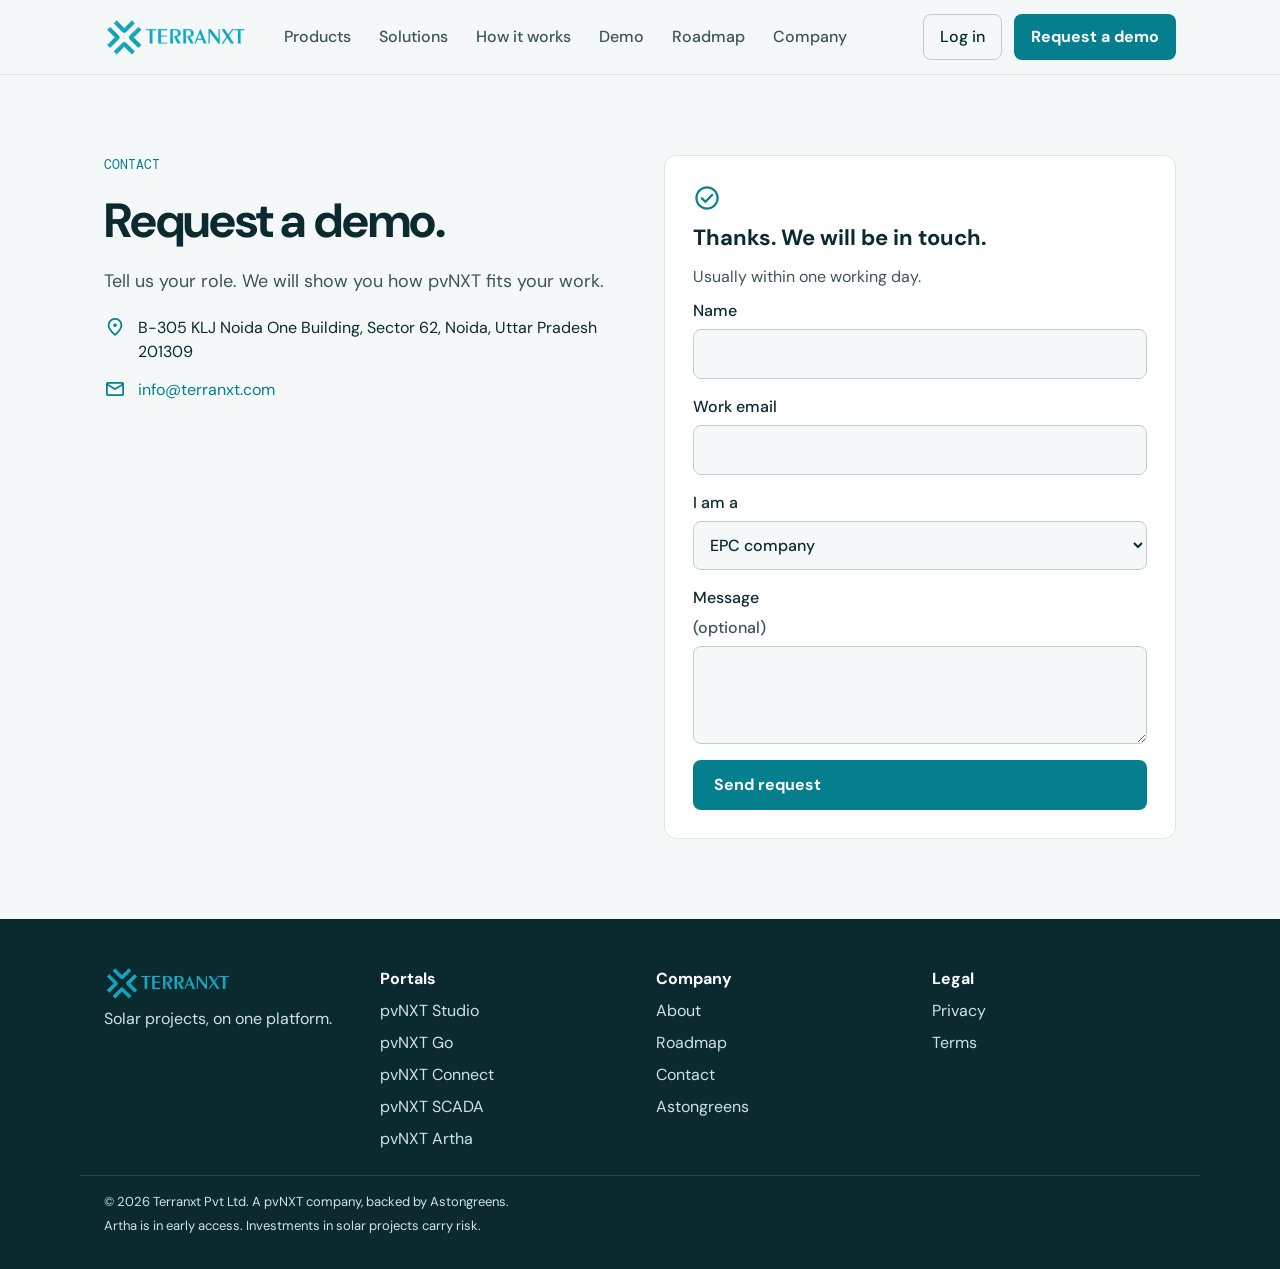
<file: contact.html>
<!DOCTYPE html>
<html lang="en">
<head>
<meta charset="utf-8">
<meta name="viewport" content="width=device-width, initial-scale=1">
<title>Contact — Request a demo | Terranxt</title>
<meta name="description" content="Request a pvNXT demo. Tell us your role and we will show you how it fits your work.">
<meta name="theme-color" content="#069fb1">
<link rel="preconnect" href="https://fonts.googleapis.com">
<link href="https://fonts.googleapis.com/css2?family=DM+Sans:wght@400;500;700&family=DM+Mono:wght@400;500&family=Material+Symbols+Outlined:opsz,wght@20..48,300..500&display=swap" rel="stylesheet">
<link rel="stylesheet" href="css/styles.css">
</head>
<body data-page="contact">
<div id="site-header"></div>
<main>

<section class="container section two-col">
  <div class="stack-20"><div class="eyebrow">CONTACT</div><h1>Request a demo.</h1>
  <p class="lead">Tell us your role. We will show you how pvNXT fits your work.</p>
  <div class="stack-14">
    <div class="row top"><span class="ms accent">location_on</span>B-305 KLJ Noida One Building, Sector 62, Noida, Uttar Pradesh 201309</div>
    <div class="row top"><span class="ms accent">mail</span><a href="mailto:info@terranxt.com">info@terranxt.com</a></div>
  </div></div>
  <div class="card form-card">
    <div id="form-done" hidden class="stack-12"><span class="ms big">check_circle</span><h2 class="h-xs">Thanks. We will be in touch.</h2><span class="muted">Usually within one working day.</span></div>
    <form id="demo-form" class="stack-16">
      <label>Name<input name="name" type="text" required></label>
      <label>Work email<input name="email" type="email" required></label>
      <label>I am a<select name="role"><option>EPC company</option><option>Installer</option><option>Homeowner</option><option>O&amp;M team</option><option>Investor</option><option>Other</option></select></label>
      <label>Message <span class="muted">(optional)</span><textarea name="message" rows="3"></textarea></label>
      <button class="btn btn-primary" type="submit">Send request</button>
    </form>
  </div>
</section>
</main>
<div id="site-footer"></div>
<script src="js/data.js"></script>
<script src="js/main.js"></script>
</body>
</html>
</file>
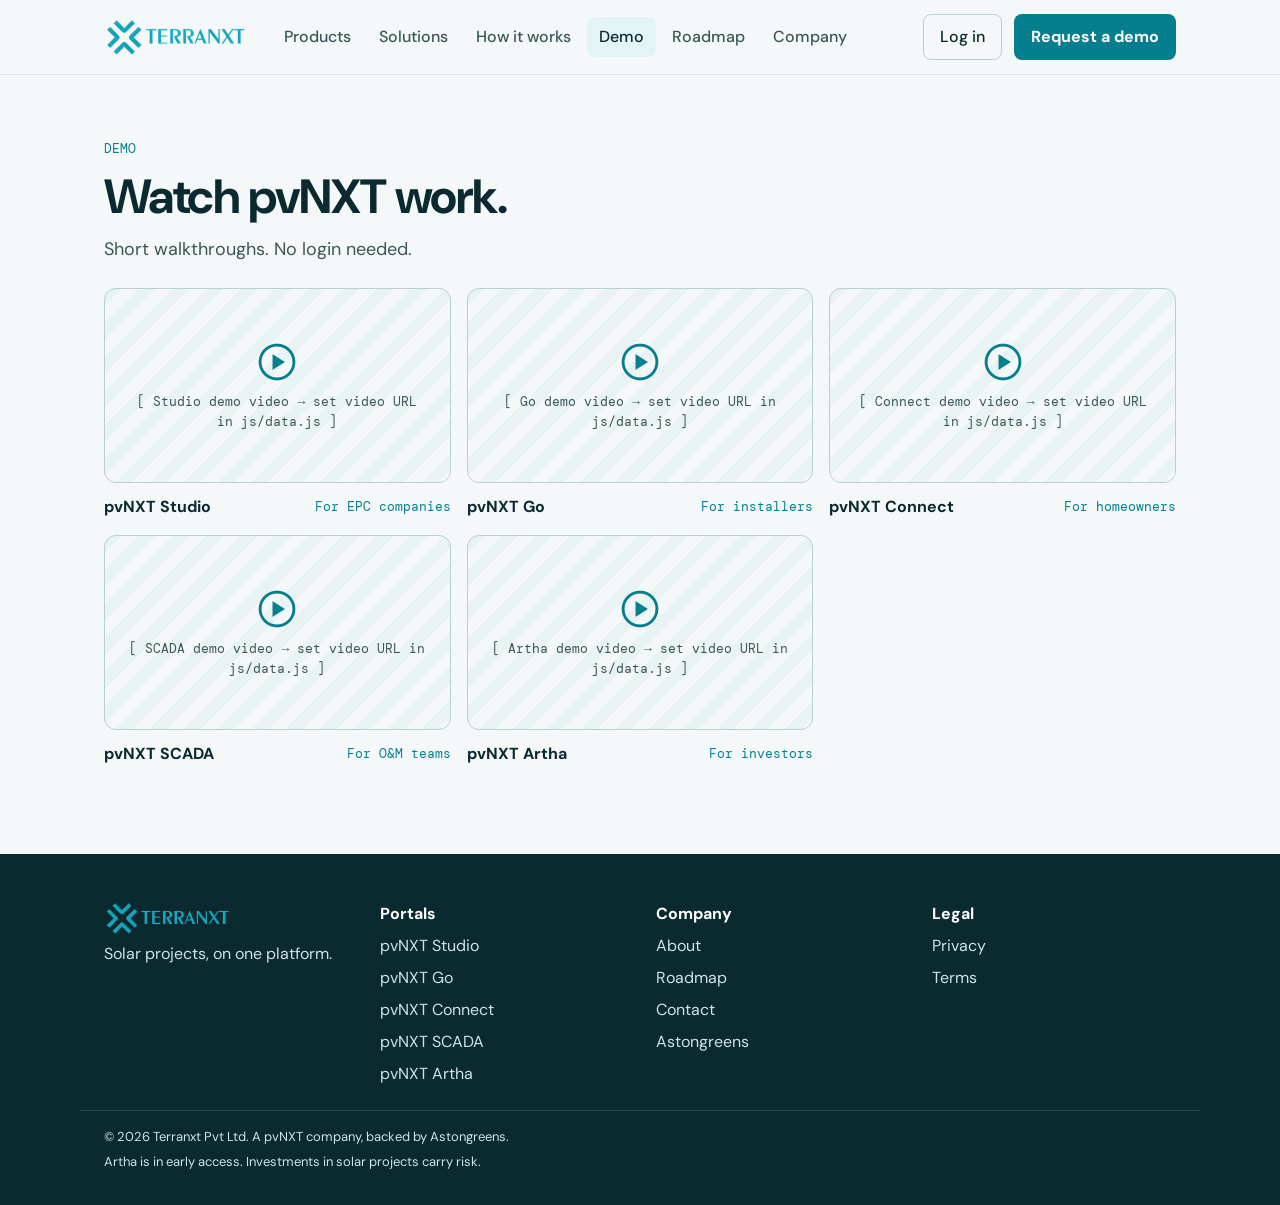
<file: demo.html>
<!DOCTYPE html>
<html lang="en">
<head>
<meta charset="utf-8">
<meta name="viewport" content="width=device-width, initial-scale=1">
<title>Demo — pvNXT | Terranxt</title>
<meta name="description" content="Short walkthrough videos of every pvNXT portal.">
<meta name="theme-color" content="#069fb1">
<link rel="preconnect" href="https://fonts.googleapis.com">
<link href="https://fonts.googleapis.com/css2?family=DM+Sans:wght@400;500;700&family=DM+Mono:wght@400;500&family=Material+Symbols+Outlined:opsz,wght@20..48,300..500&display=swap" rel="stylesheet">
<link rel="stylesheet" href="css/styles.css">
</head>
<body data-page="demo">
<div id="site-header"></div>
<main>
<section class="container page-head"><div class="eyebrow">DEMO</div><h1>Watch pvNXT work.</h1><p class="lead">Short walkthroughs. No login needed.</p></section>
<section class="container grid grid-320 pb" data-render="demo"></section>
</main>
<div id="site-footer"></div>
<script src="js/data.js"></script>
<script src="js/main.js"></script>
</body>
</html>
</file>
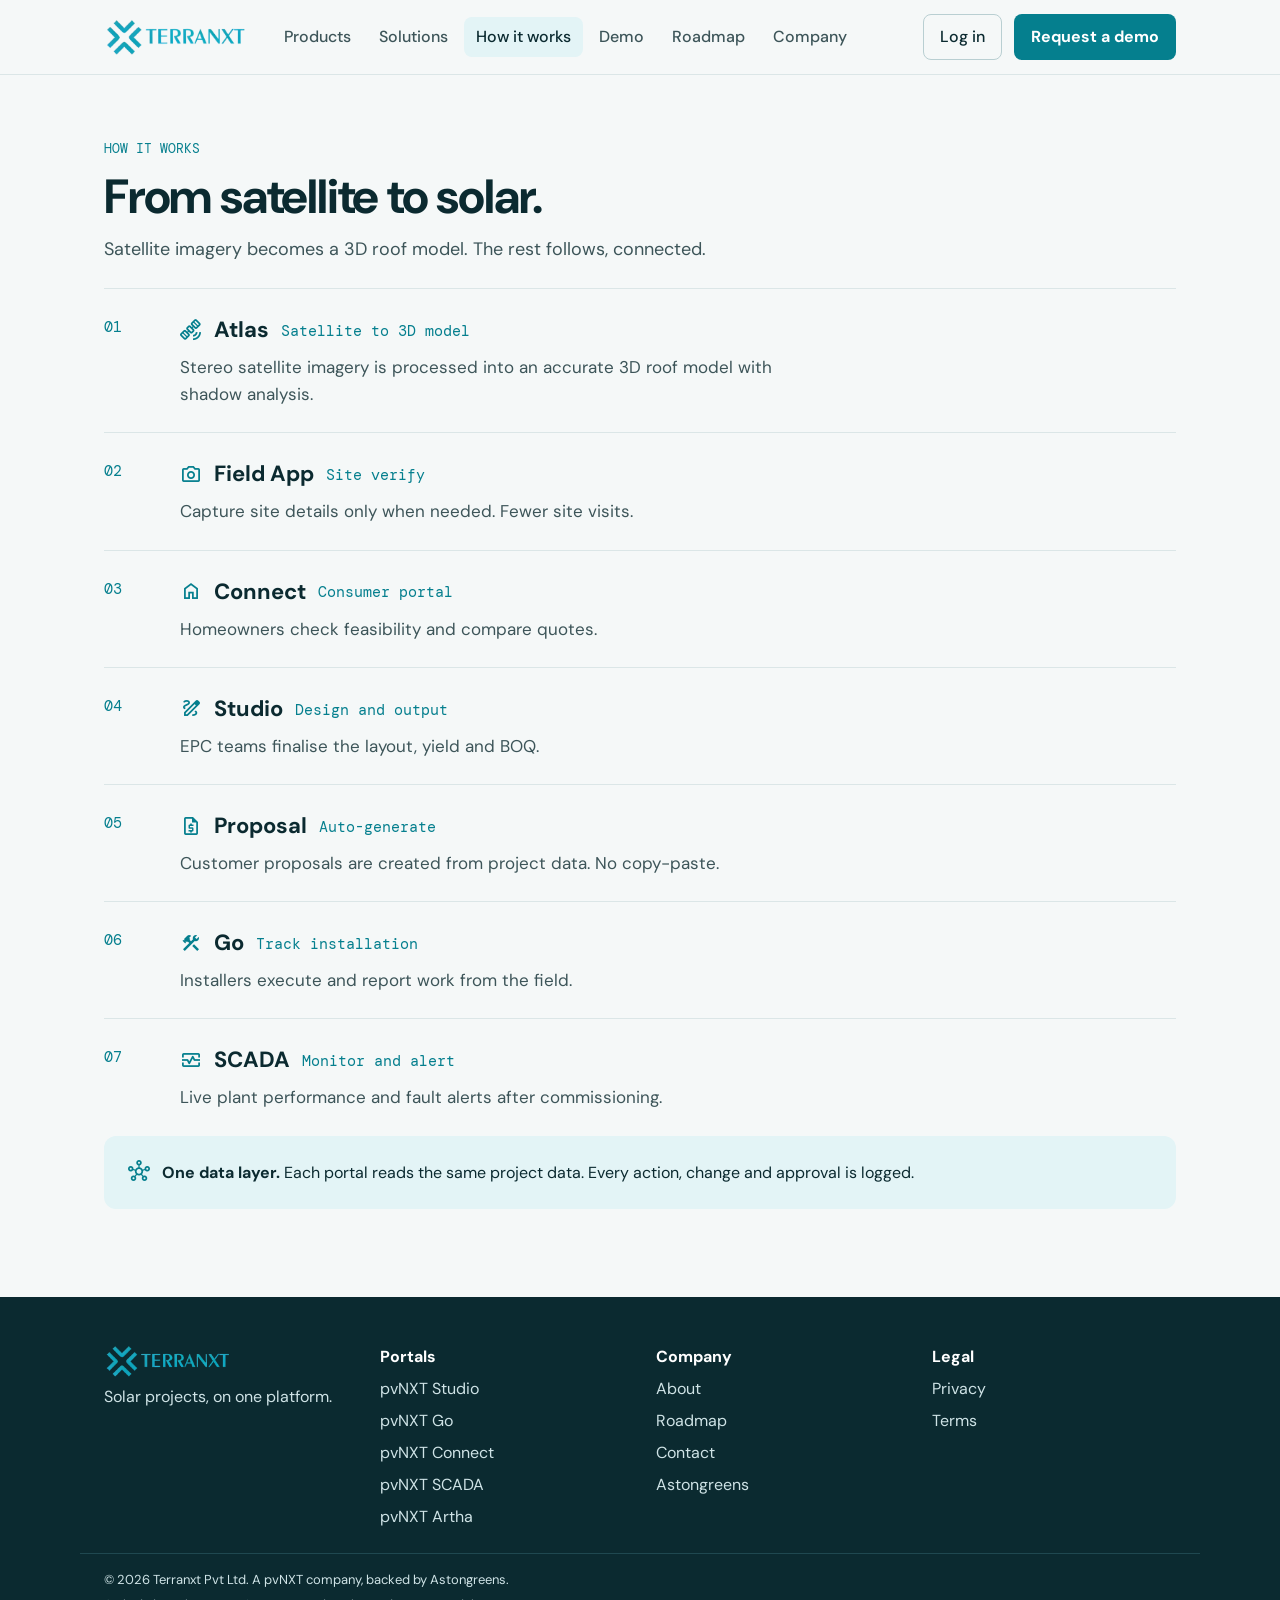
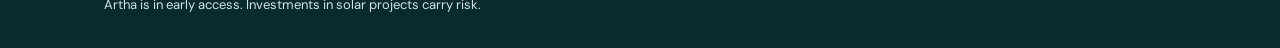
<file: how-it-works.html>
<!DOCTYPE html>
<html lang="en">
<head>
<meta charset="utf-8">
<meta name="viewport" content="width=device-width, initial-scale=1">
<title>How it works — pvNXT | Terranxt</title>
<meta name="description" content="From satellite imagery to live plant monitoring, connected on one data layer.">
<meta name="theme-color" content="#069fb1">
<link rel="preconnect" href="https://fonts.googleapis.com">
<link href="https://fonts.googleapis.com/css2?family=DM+Sans:wght@400;500;700&family=DM+Mono:wght@400;500&family=Material+Symbols+Outlined:opsz,wght@20..48,300..500&display=swap" rel="stylesheet">
<link rel="stylesheet" href="css/styles.css">
</head>
<body data-page="how">
<div id="site-header"></div>
<main>
<section class="container page-head"><div class="eyebrow">HOW IT WORKS</div><h1>From satellite to solar.</h1><p class="lead">Satellite imagery becomes a 3D roof model. The rest follows, connected.</p></section>

<section class="container" data-render="flow"></section>
<section class="container pb"><div class="callout"><span class="ms accent">hub</span><span><b>One data layer.</b> Each portal reads the same project data. Every action, change and approval is logged.</span></div></section>
</main>
<div id="site-footer"></div>
<script src="js/data.js"></script>
<script src="js/main.js"></script>
</body>
</html>
</file>
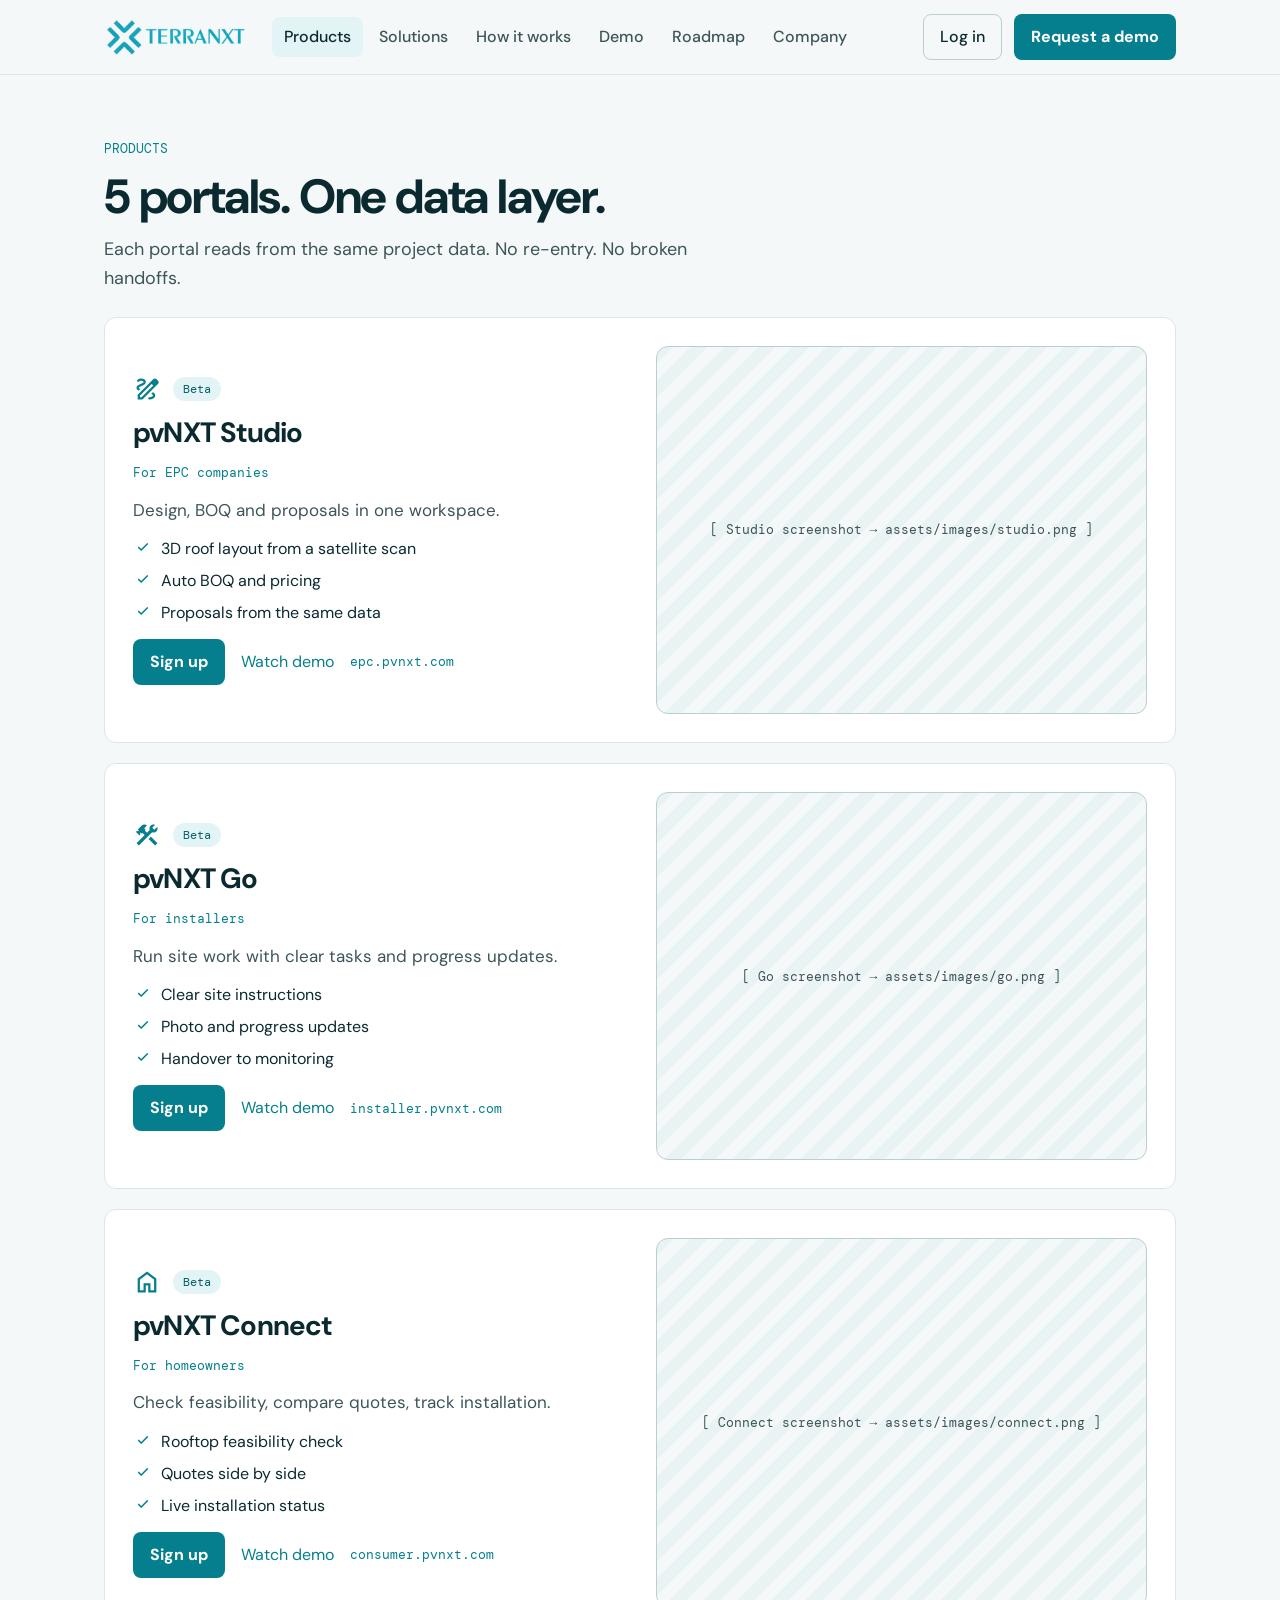
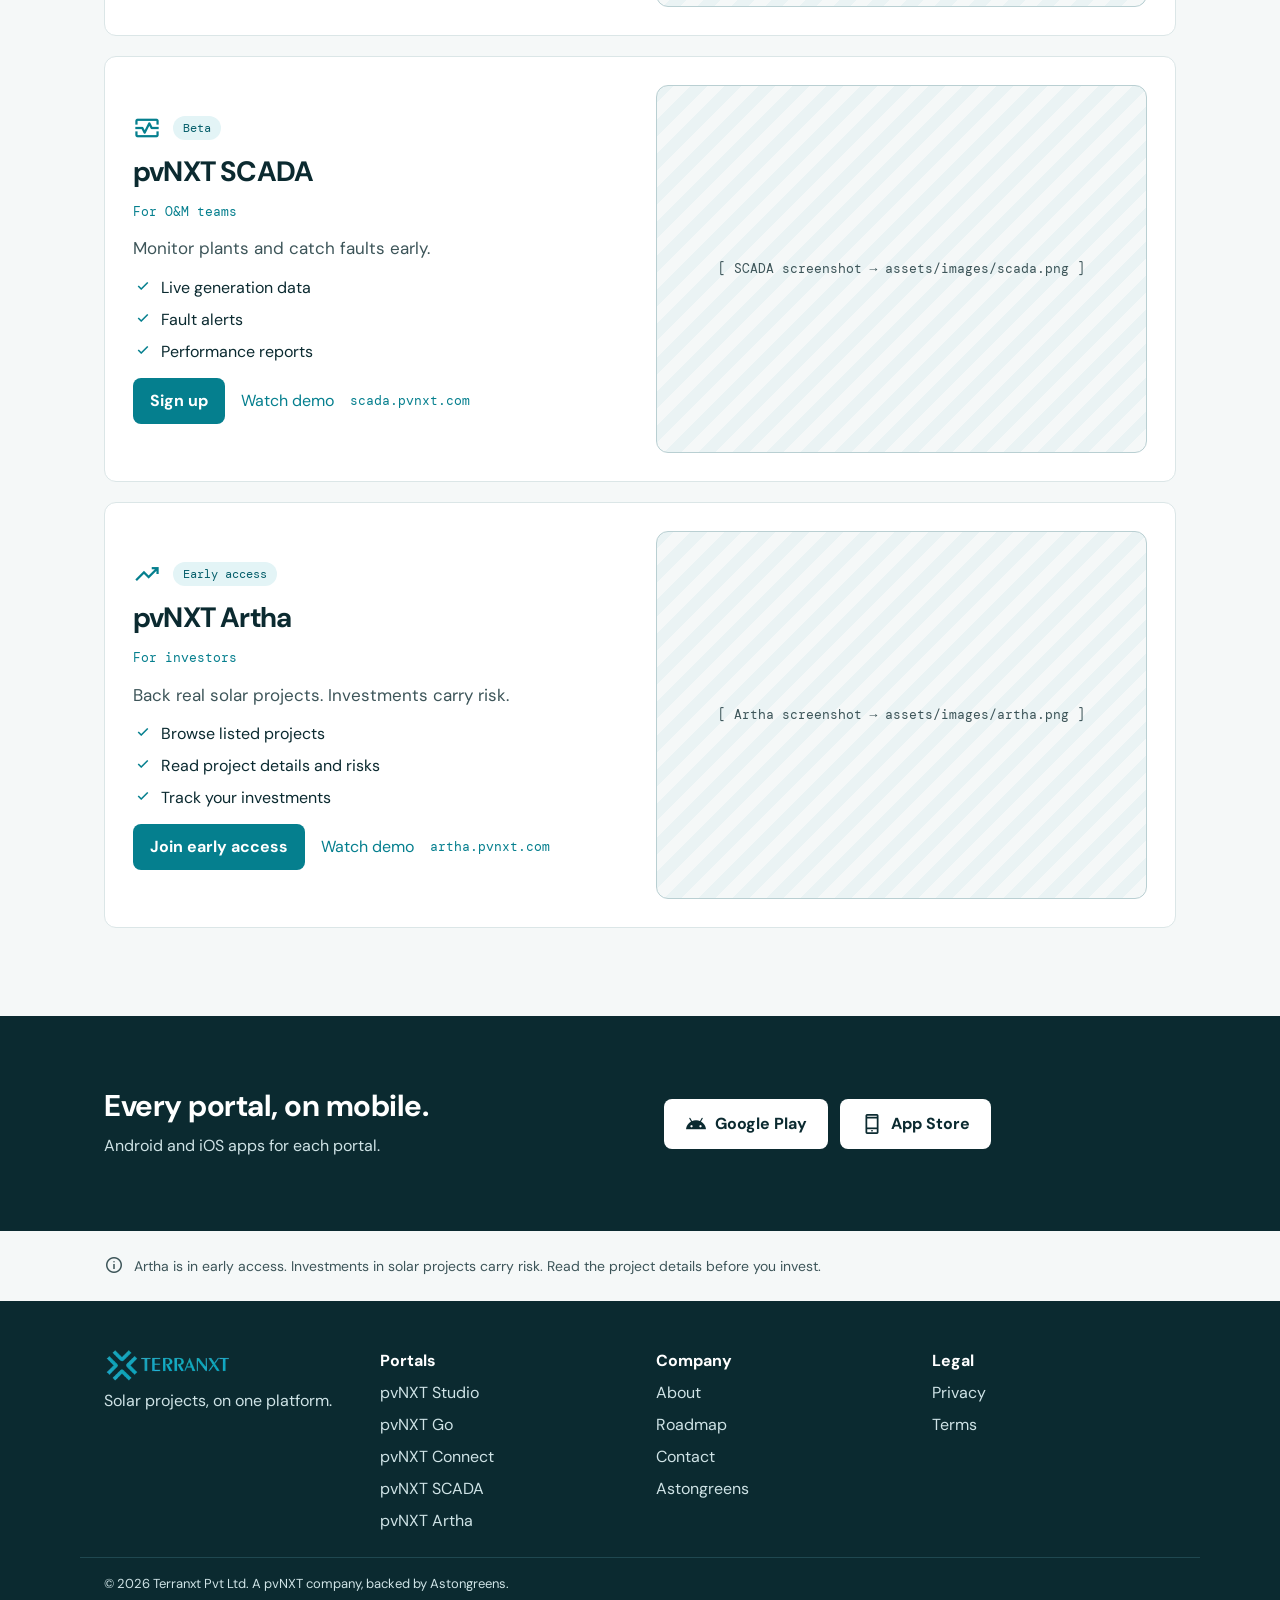
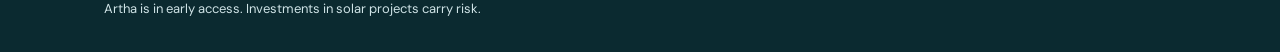
<file: products.html>
<!DOCTYPE html>
<html lang="en">
<head>
<meta charset="utf-8">
<meta name="viewport" content="width=device-width, initial-scale=1">
<title>Products — pvNXT portals | Terranxt</title>
<meta name="description" content="Five connected pvNXT portals on one data layer: Studio, Go, Connect, SCADA and Artha.">
<meta name="theme-color" content="#069fb1">
<link rel="preconnect" href="https://fonts.googleapis.com">
<link href="https://fonts.googleapis.com/css2?family=DM+Sans:wght@400;500;700&family=DM+Mono:wght@400;500&family=Material+Symbols+Outlined:opsz,wght@20..48,300..500&display=swap" rel="stylesheet">
<link rel="stylesheet" href="css/styles.css">
</head>
<body data-page="products">
<div id="site-header"></div>
<main>
<section class="container page-head"><div class="eyebrow">PRODUCTS</div><h1>5 portals. One data layer.</h1><p class="lead">Each portal reads from the same project data. No re-entry. No broken handoffs.</p></section>

<section class="container stack-20 pb" data-render="portal-detail"></section>
<section class="dark">
  <div class="container two-col center">
    <div class="stack-10"><h2 class="h-sm">Every portal, on mobile.</h2><span class="soft">Android and iOS apps for each portal.</span></div>
    <div class="row"><a class="btn btn-white" href="#"><span class="ms">android</span>Google Play</a><a class="btn btn-white" href="#"><span class="ms">phone_iphone</span>App Store</a></div>
  </div>
</section>
<section class="container note"><span class="ms">info</span>Artha is in early access. Investments in solar projects carry risk. Read the project details before you invest.</section>
</main>
<div id="site-footer"></div>
<script src="js/data.js"></script>
<script src="js/main.js"></script>
</body>
</html>
</file>
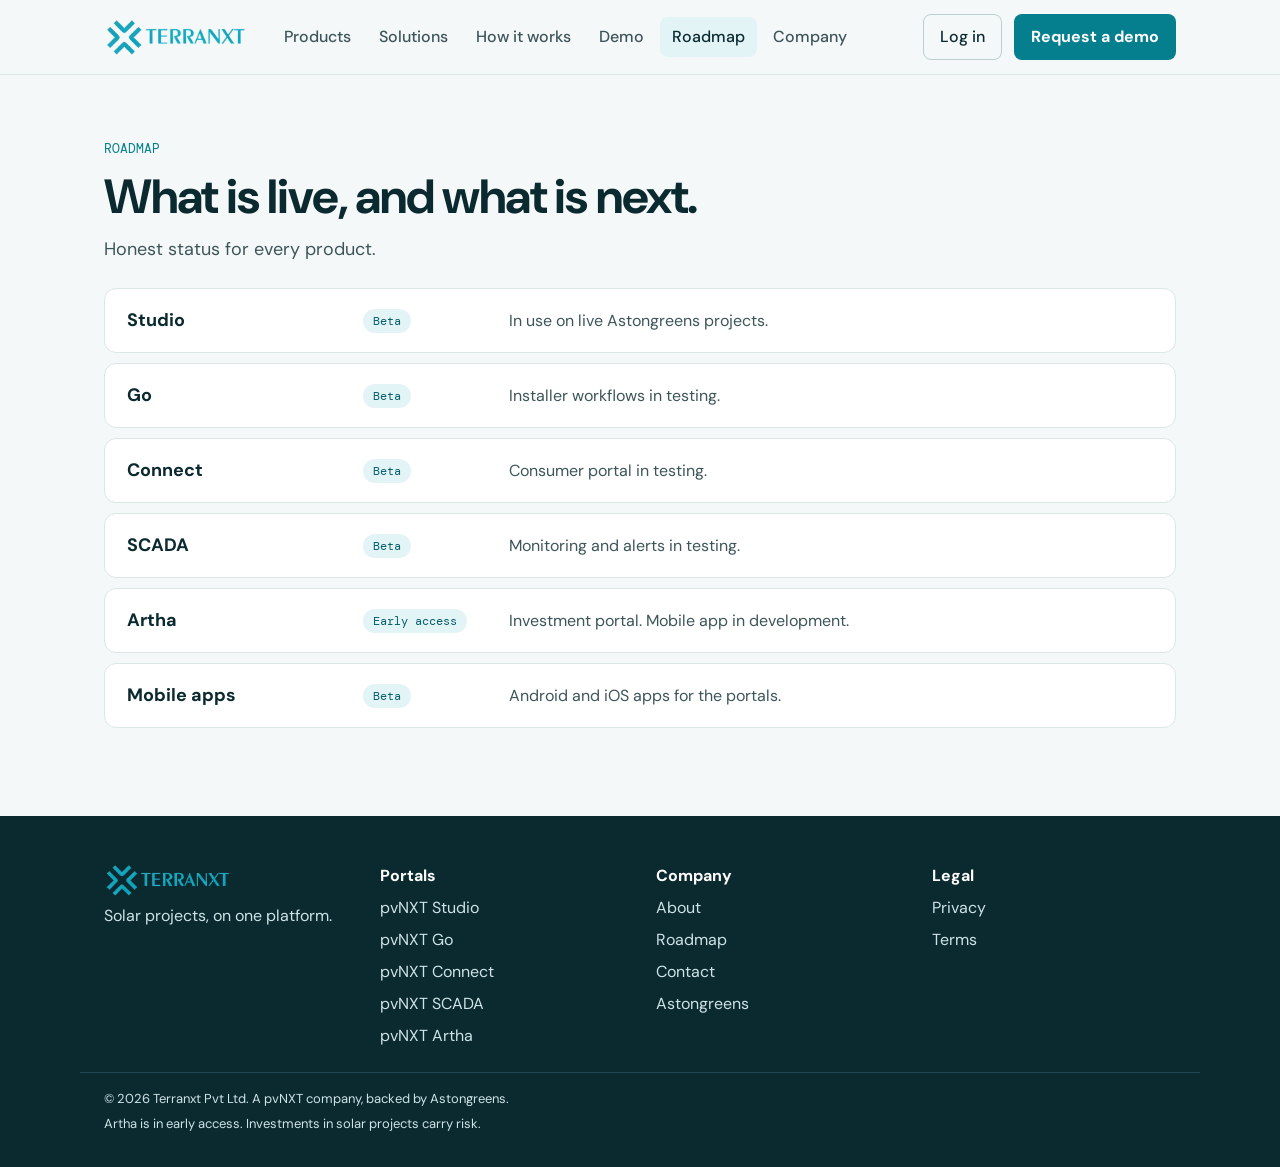
<file: roadmap.html>
<!DOCTYPE html>
<html lang="en">
<head>
<meta charset="utf-8">
<meta name="viewport" content="width=device-width, initial-scale=1">
<title>Roadmap — Terranxt</title>
<meta name="description" content="What is live, in beta and next across pvNXT.">
<meta name="theme-color" content="#069fb1">
<link rel="preconnect" href="https://fonts.googleapis.com">
<link href="https://fonts.googleapis.com/css2?family=DM+Sans:wght@400;500;700&family=DM+Mono:wght@400;500&family=Material+Symbols+Outlined:opsz,wght@20..48,300..500&display=swap" rel="stylesheet">
<link rel="stylesheet" href="css/styles.css">
</head>
<body data-page="roadmap">
<div id="site-header"></div>
<main>
<section class="container page-head"><div class="eyebrow">ROADMAP</div><h1>What is live, and what is next.</h1><p class="lead">Honest status for every product.</p></section>
<section class="container stack-10 pb" data-render="roadmap"></section>
</main>
<div id="site-footer"></div>
<script src="js/data.js"></script>
<script src="js/main.js"></script>
</body>
</html>
</file>
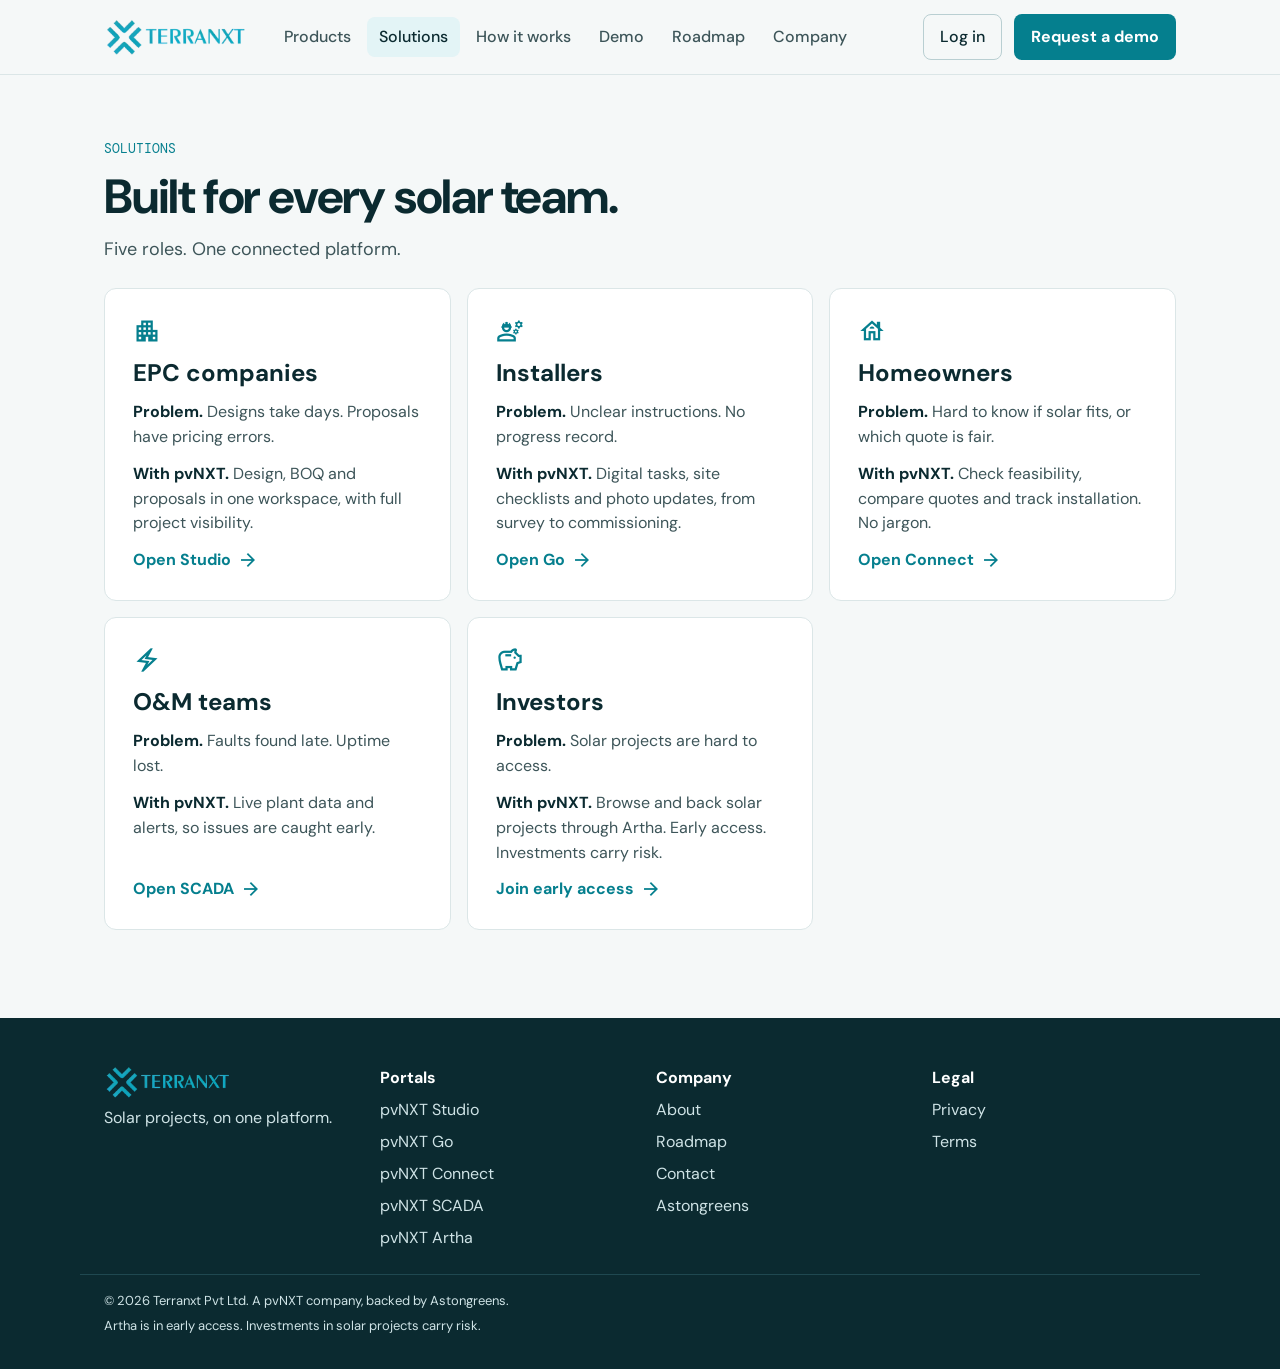
<file: solutions.html>
<!DOCTYPE html>
<html lang="en">
<head>
<meta charset="utf-8">
<meta name="viewport" content="width=device-width, initial-scale=1">
<title>Solutions — Terranxt</title>
<meta name="description" content="pvNXT for EPC companies, installers, homeowners, O&M teams and investors.">
<meta name="theme-color" content="#069fb1">
<link rel="preconnect" href="https://fonts.googleapis.com">
<link href="https://fonts.googleapis.com/css2?family=DM+Sans:wght@400;500;700&family=DM+Mono:wght@400;500&family=Material+Symbols+Outlined:opsz,wght@20..48,300..500&display=swap" rel="stylesheet">
<link rel="stylesheet" href="css/styles.css">
</head>
<body data-page="solutions">
<div id="site-header"></div>
<main>
<section class="container page-head"><div class="eyebrow">SOLUTIONS</div><h1>Built for every solar team.</h1><p class="lead">Five roles. One connected platform.</p></section>
<section class="container grid grid-320 pb" data-render="solutions"></section>
</main>
<div id="site-footer"></div>
<script src="js/data.js"></script>
<script src="js/main.js"></script>
</body>
</html>
</file>
<file: css/styles.css>
/* Terranxt — Clear Sky theme. Edit colours in :root. */
:root{--teal:#069fb1;--teal-deep:#057f8e;--teal-tint:#e3f4f6;--ink:#0b2a30;--muted:#3d5559;--bg:#f5f8f8;--line:#dbe6e7;--line-2:#b9cfd2;--soft:#cfe3e6;--light:#6fd3e0;--rust:#b4531a;--max:1120px}
*{box-sizing:border-box}
body{margin:0;background:var(--bg);color:var(--ink);font-family:'DM Sans',sans-serif;font-size:16px;line-height:1.5}
a{color:var(--teal-deep);text-decoration:none}a:hover{color:var(--ink)}
img{max-width:100%}
h1,h2,h3,p{margin:0}
h1{font-size:48px;line-height:1.1;letter-spacing:-1.2px}
h1.display{font-size:56px;line-height:1.05;letter-spacing:-1.5px}
h2{font-size:38px;line-height:1.15;letter-spacing:-.8px}
h2.display-sm{font-size:44px;line-height:1.1;letter-spacing:-1px}
h2.h-sm{font-size:30px;line-height:1.2;letter-spacing:-.5px}
h2.h-xs,.h-xs{font-size:22px;line-height:1.3;letter-spacing:0}
.lead{font-size:18px;line-height:1.6;color:var(--muted);max-width:620px}
.muted{color:var(--muted)}.soft{color:var(--soft);line-height:1.55}
.mono,.eyebrow{font-family:'DM Mono',monospace;font-size:13px;color:var(--teal-deep)}
.eyebrow{display:flex;align-items:center;gap:8px}.eyebrow.light{color:var(--light)}.eyebrow.deep{color:#065f6b}
.ms{font-family:'Material Symbols Outlined';font-weight:400;font-size:22px;line-height:1;font-variation-settings:'wght' 400;display:inline-block}
.ms.big{font-size:28px;color:var(--teal-deep)}.ms.accent{color:var(--teal-deep)}.ms.light{color:var(--light)}
.container{max-width:var(--max);margin:0 auto;padding-left:24px;padding-right:24px}
.section{padding-top:80px;padding-bottom:80px}.pb{padding-bottom:88px}
.narrow{max-width:640px}
.stack-8,.stack-10,.stack-12,.stack-14,.stack-16,.stack-20,.stack-24,.stack-40{display:flex;flex-direction:column}
.stack-8{gap:8px}.stack-10{gap:10px}.stack-12{gap:12px}.stack-14{gap:14px}.stack-16{gap:16px}.stack-20{gap:20px}.stack-24{gap:24px}.stack-40{gap:40px}
.start{align-items:flex-start}
.row{display:flex;gap:12px;flex-wrap:wrap;align-items:center}.row.top{align-items:flex-start;flex-wrap:nowrap}
.grid{display:grid;gap:16px}
.grid-240{grid-template-columns:repeat(auto-fit,minmax(240px,1fr))}
.grid-300{grid-template-columns:repeat(auto-fit,minmax(300px,1fr))}
.grid-320{grid-template-columns:repeat(auto-fit,minmax(min(320px,100%),1fr))}
.two-col{display:grid;grid-template-columns:repeat(auto-fit,minmax(300px,1fr));gap:48px}.two-col.center{align-items:center}
.page-head{padding-top:64px;padding-bottom:24px;display:flex;flex-direction:column;gap:12px}
.hero{padding-top:72px;padding-bottom:56px;display:grid;grid-template-columns:repeat(auto-fit,minmax(320px,1fr));gap:48px;align-items:center}
/* header */
.site-header{position:sticky;top:0;z-index:10;background:var(--bg);border-bottom:1px solid var(--line)}
.site-header .bar{display:flex;align-items:center;gap:24px;flex-wrap:wrap;padding-top:14px;padding-bottom:14px}
.logo{display:flex;align-items:center;gap:8px;font-size:22px;font-weight:700;color:var(--ink);letter-spacing:-.5px}
.logo i{width:28px;height:28px;border-radius:8px;background:var(--teal);color:#fff;display:flex;align-items:center;justify-content:center;font-size:15px;font-style:normal}
.nav{display:flex;gap:4px;flex-wrap:wrap;flex:1}
.nav a{padding:8px 12px;border-radius:8px;font-weight:500;color:var(--muted)}
.nav a.active{color:var(--ink);background:var(--teal-tint)}
/* buttons */
.btn{display:inline-flex;align-items:center;gap:8px;padding:12px 20px;border-radius:8px;font:inherit;font-weight:700;border:1px solid transparent;cursor:pointer}
.btn-primary{background:var(--teal-deep);color:#fff}.btn-primary:hover{background:var(--ink);color:#fff}
.btn-outline{border-color:var(--ink);color:var(--ink)}.btn-outline:hover{background:var(--ink);color:#fff}
.btn-ghost{border-color:var(--line-2);color:var(--ink);font-weight:500}
.btn-dark{background:var(--ink);color:#fff}.btn-dark:hover{background:var(--teal-deep);color:#fff}
.btn-white{background:#fff;color:var(--ink)}
.btn-sm{padding:10px 16px}
.link-arrow{display:flex;align-items:center;gap:6px;font-weight:700}
/* blocks */
.card{background:#fff;border:1px solid var(--line);border-radius:12px;padding:24px;display:flex;flex-direction:column;gap:10px}
.card p{color:var(--muted);line-height:1.55}
.card.alt{background:var(--bg)}
.tag{font-family:'DM Mono',monospace;font-size:12px;background:var(--teal-tint);color:#065f6b;padding:3px 10px;border-radius:99px}
.ph{border-radius:12px;border:1px solid var(--line-2);background:repeating-linear-gradient(135deg,#eaf3f4 0 12px,#f5f8f8 12px 24px);display:flex;align-items:center;justify-content:center;gap:8px;flex-direction:column;font-family:'DM Mono',monospace;font-size:13px;color:var(--muted);text-align:center;padding:24px}
.strip,.white-band{background:#fff;border-top:1px solid var(--line);border-bottom:1px solid var(--line)}
.strip-grid{padding-top:24px;padding-bottom:24px;display:grid;grid-template-columns:repeat(auto-fit,minmax(200px,1fr));gap:24px;align-items:center}
.strip-grid b{display:block;font-size:20px}.strip-grid span{color:var(--muted)}
.backed{display:flex;align-items:center;gap:12px}.backed img{display:block;height:36px}
.dark{background:var(--ink);color:#fff}.dark .two-col,.dark .grid{padding-top:56px;padding-bottom:56px}
.dark.dark>.two-col:first-child{padding-top:72px;padding-bottom:72px}
.problem-list{font-size:18px;line-height:1.5;color:var(--soft)}
.problem-list div{display:flex;gap:12px}.problem-list .ms{color:var(--light)}.problem-list b{color:#fff;margin-top:8px}
.artha{background:var(--teal-tint)}.artha .two-col{padding-top:56px;padding-bottom:56px;gap:32px}.artha p{color:#2c4a4f;line-height:1.6}
.cta-end{align-items:flex-start;padding-top:88px;padding-bottom:88px}
.note{display:flex;gap:10px;padding-top:24px;padding-bottom:24px;color:var(--muted);font-size:14px;line-height:1.6}.note .ms{font-size:20px}
.callout{background:var(--teal-tint);border-radius:12px;padding:24px;display:flex;gap:12px;line-height:1.6}
.detail{background:#fff;border:1px solid var(--line);border-radius:12px;padding:28px;display:grid;grid-template-columns:repeat(auto-fit,minmax(280px,1fr));gap:32px;align-items:center}
.detail h2{font-size:28px}
.checks{display:flex;flex-direction:column;gap:8px;margin:0;padding:0;list-style:none}.checks li{display:flex;gap:8px}.checks .ms{color:var(--teal-deep);font-size:20px}
.flow-row{display:grid;grid-template-columns:56px 1fr;gap:20px;padding:24px 0;border-top:1px solid var(--line)}
.flow-row .mono{font-size:15px;padding-top:3px}
.flow-row p{color:var(--muted);line-height:1.6;font-size:17px;max-width:640px}
.road-row{background:#fff;border:1px solid var(--line);border-radius:12px;padding:18px 22px;display:grid;grid-template-columns:minmax(150px,220px) 130px 1fr;gap:16px;align-items:center}
.road-row b{font-size:18px}.road-row .tag{justify-self:start}.road-row span:last-child{color:var(--muted)}
.vid{display:flex;flex-direction:column;gap:12px}.vid .meta{display:flex;justify-content:space-between;align-items:center;gap:8px}
.vid .ms{font-size:44px;color:var(--teal-deep)}
/* form */
.form-card{padding:28px}
label{display:flex;flex-direction:column;gap:6px;font-weight:500}
input,select,textarea{padding:12px;border:1px solid var(--line-2);border-radius:8px;font:inherit;background:var(--bg);color:var(--ink)}
input:focus,select:focus,textarea:focus{outline:2px solid var(--teal)}
/* footer */
.site-footer{background:var(--ink);color:var(--soft);margin-top:0}
.site-footer .cols{padding-top:48px;padding-bottom:24px;display:grid;grid-template-columns:repeat(auto-fit,minmax(180px,1fr));gap:32px}
.site-footer .col{display:flex;flex-direction:column;gap:8px}
.site-footer b{color:#fff}.site-footer a{color:var(--soft)}.site-footer a:hover{color:#fff}
.site-footer .legal{border-top:1px solid #1f4850;padding-top:16px;padding-bottom:32px;font-size:13px;line-height:1.6;display:flex;flex-direction:column;gap:4px}
@media(max-width:700px){h1.display{font-size:40px}h1{font-size:36px}h2{font-size:30px}.road-row{grid-template-columns:1fr}.section{padding-top:56px;padding-bottom:56px}}
</file>
